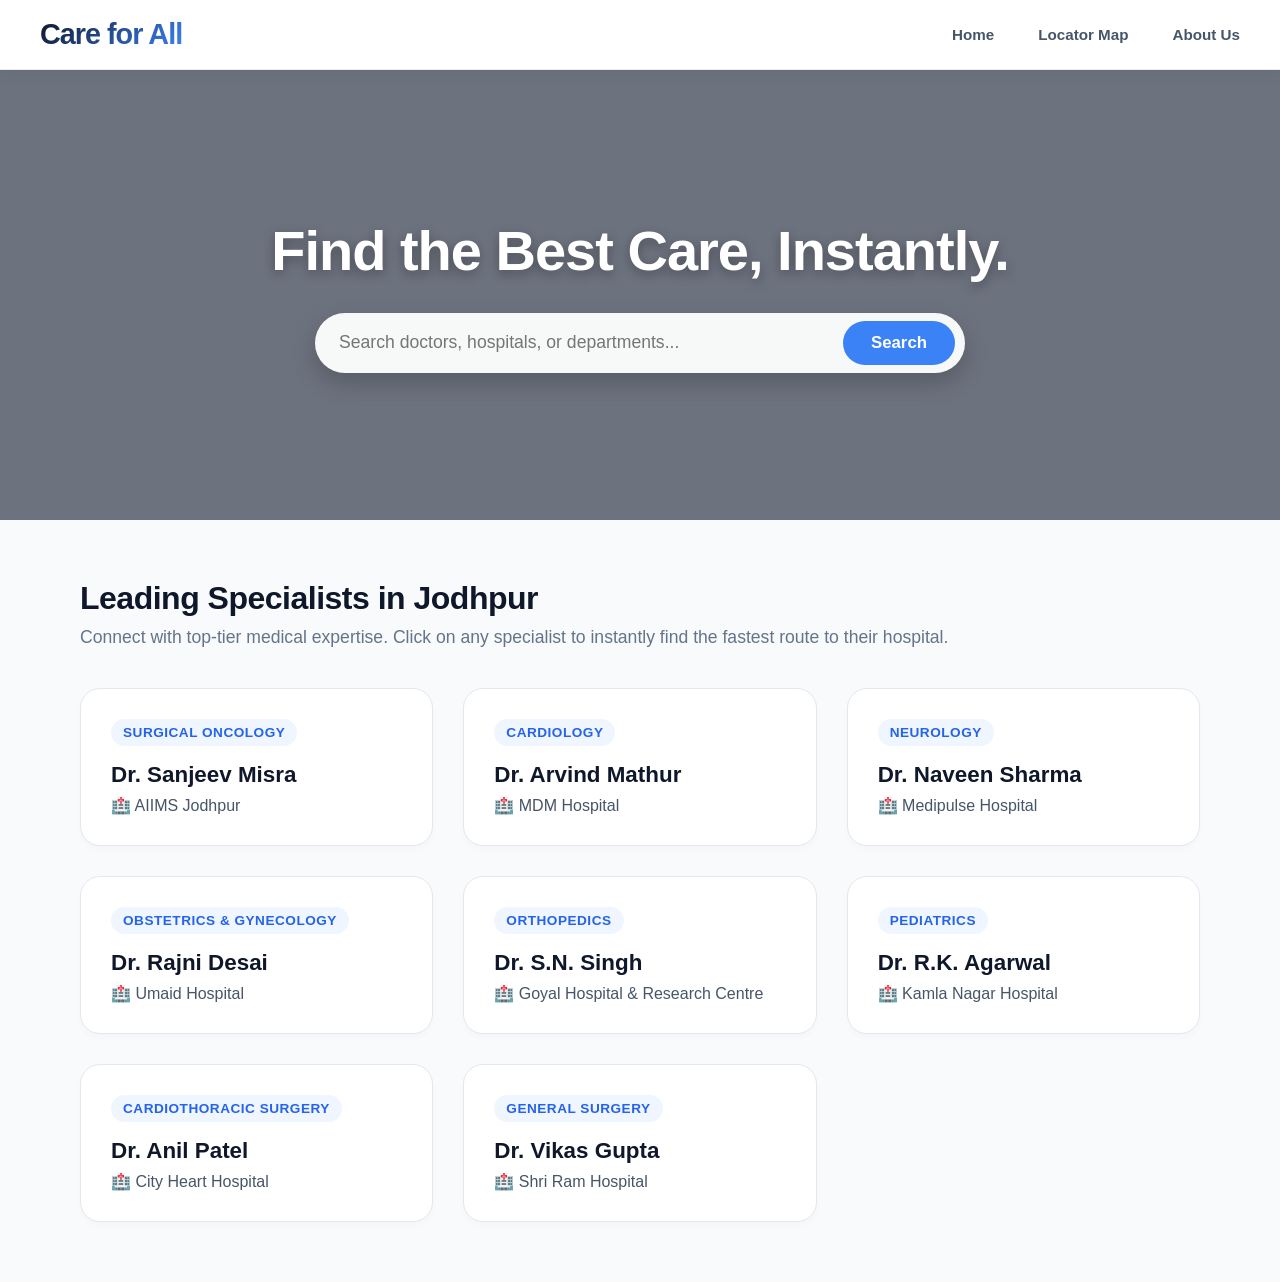
<file: webapp/index.html>
<!DOCTYPE html>
<html lang="en">
<head>
    <meta charset="UTF-8">
    <meta name="viewport" content="width=device-width, initial-scale=1.0">
    <title>Care for All - Home</title>
    <link rel="stylesheet" href="css/styles.css">
</head>
<body>
   <!-- 1. The Clean, Separated Navbar -->
    <nav class="navbar">
        <a href="index.html" class="nav-brand" style="text-decoration: none;"><h2>Care for All</h2></a>
        
        <div class="nav-links">
            <a href="index.html">Home</a>
            <a href="hospitals.html">Locator Map</a>
            <a href="#">About Us</a>
        </div>
    </nav>

    <!-- 2. The Hero Section (Background Image + Search) -->
    <section class="hero-section">
        <h1 class="hero-title">Find the Best Care, Instantly.</h1>
        
        <div class="hero-search-container">
            <input type="text" placeholder="Search doctors, hospitals, or departments..." class="search-bar">
            <button class="search-btn">Search</button>
        </div>
    </section>

    <!-- 3. Leading Specialists (Keep your existing doctor grid here!) -->
    <section class="doctors-section">
        <!-- Your <h2 class="section-title">... and <div class="doctor-grid"> stays exactly the same -->
        <h2 class="section-title">Leading Specialists in Jodhpur</h2>
        <p class="section-subtitle">Connect with top-tier medical expertise. Click on any specialist to instantly find the fastest route to their hospital.</p>
        
        <div class="doctor-grid">
            
            <a href="hospitals.html?target=AIIMS Jodhpur" class="card-link">
                <div class="doctor-card">
                    <span class="doc-dept">Surgical Oncology</span>
                    <h3>Dr. Sanjeev Misra</h3>
                    <p class="doc-hospital">🏥 AIIMS Jodhpur</p>
                </div>
            </a>

            <a href="hospitals.html?target=MDM Hospital" class="card-link">
                <div class="doctor-card">
                    <span class="doc-dept">Cardiology</span>
                    <h3>Dr. Arvind Mathur</h3>
                    <p class="doc-hospital">🏥 MDM Hospital</p>
                </div>
            </a>

            <a href="hospitals.html?target=Medipulse Hospital" class="card-link">
                <div class="doctor-card">
                    <span class="doc-dept">Neurology</span>
                    <h3>Dr. Naveen Sharma</h3>
                    <p class="doc-hospital">🏥 Medipulse Hospital</p>
                </div>
            </a>

            <a href="hospitals.html?target=Umaid Hospital" class="card-link">
                <div class="doctor-card">
                    <span class="doc-dept">Obstetrics & Gynecology</span>
                    <h3>Dr. Rajni Desai</h3>
                    <p class="doc-hospital">🏥 Umaid Hospital</p>
                </div>
            </a>

            <a href="hospitals.html?target=Goyal Hospital & Research Centre" class="card-link">
                <div class="doctor-card">
                    <span class="doc-dept">Orthopedics</span>
                    <h3>Dr. S.N. Singh</h3>
                    <p class="doc-hospital">🏥 Goyal Hospital & Research Centre</p>
                </div>
            </a>

            <a href="hospitals.html?target=Kamla Nagar Hospital" class="card-link">
                <div class="doctor-card">
                    <span class="doc-dept">Pediatrics</span>
                    <h3>Dr. R.K. Agarwal</h3>
                    <p class="doc-hospital">🏥 Kamla Nagar Hospital</p>
                </div>
            </a>
            
            <a href="hospitals.html?target=City Heart Hospital" class="card-link">
                <div class="doctor-card">
                    <span class="doc-dept">Cardiothoracic Surgery</span>
                    <h3>Dr. Anil Patel</h3>
                    <p class="doc-hospital">🏥 City Heart Hospital</p>
                </div>
            </a>

            <a href="hospitals.html?target=Shri Ram Hospital" class="card-link">
                <div class="doctor-card">
                    <span class="doc-dept">General Surgery</span>
                    <h3>Dr. Vikas Gupta</h3>
                    <p class="doc-hospital">🏥 Shri Ram Hospital</p>
                </div>
            </a>

        </div>
    </section>
</body>
</html>
</file>
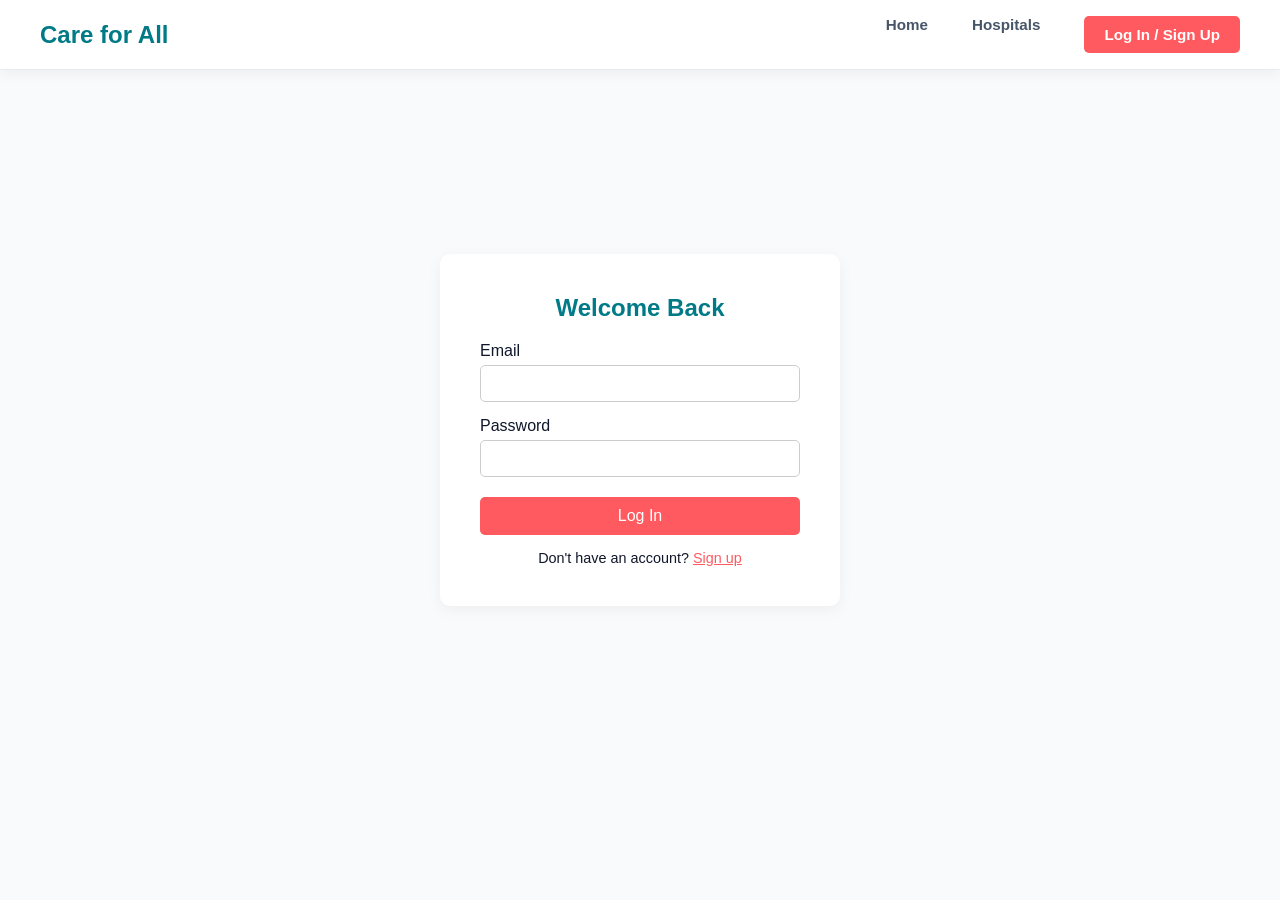
<file: webapp/login.html>
<!DOCTYPE html>
<html lang="en">
<head>
    <meta charset="UTF-8">
    <meta name="viewport" content="width=device-width, initial-scale=1.0">
    <title>Log In - Care for All</title>
    <link rel="stylesheet" href="css/styles.css"> 
</head>
<body>
    <nav class="navbar">
        <a href="index.html" class="logo">Care for All</a>
        <div class="nav-links">
            <a href="index.html">Home</a>
            <a href="hospitals.html">Hospitals</a>
            <a href="login.html" class="btn-primary">Log In / Sign Up</a>
        </div>
    </nav>

    <main class="login-container" style="display: flex; justify-content: center; align-items: center; height: 80vh;">
        <div class="card" style="width: 100%; max-width: 400px;">
            <h2 style="color: var(--primary); margin-bottom: 20px; text-align: center;">Welcome Back</h2>
            
            <form id="loginForm" action="api/users" method="POST">
                <div style="margin-bottom: 15px;">
                    <label for="email" style="display: block; margin-bottom: 5px;">Email</label>
                    <input type="email" id="email" name="email" required style="width: 100%; padding: 10px; border: 1px solid #ccc; border-radius: 5px;">
                </div>
                
                <div style="margin-bottom: 20px;">
                    <label for="password" style="display: block; margin-bottom: 5px;">Password</label>
                    <input type="password" id="password" name="password" required style="width: 100%; padding: 10px; border: 1px solid #ccc; border-radius: 5px;">
                </div>
                
                <button type="submit" class="btn-primary" style="width: 100%; border: none; font-size: 1rem; cursor: pointer;">Log In</button>
            </form>
            <p style="text-align: center; margin-top: 15px; font-size: 0.9rem;">Don't have an account? <a href="#" style="color: var(--accent);">Sign up</a></p>
        </div>
    </main>

    <script src="js/main.js"></script>
</body>
</html>
</file>
<file: webapp/css/styles.css>
/* --- 1. Global Reset & Variables --- */
:root {
    --primary: #007A87;
    --accent: #FF5A5F;
    --bg-color: #f4f7f6;
    --text-color: #333;
}

* {
    margin: 0;
    padding: 0;
    box-sizing: border-box;
    font-family: 'Segoe UI', Tahoma, Geneva, Verdana, sans-serif;
}

body {
    background-color: var(--bg-color);
    color: var(--text-color);
}

/* --- 2. Navbar --- */
.navbar {
    display: flex;
    justify-content: space-between;
    align-items: center;
    padding: 15px 40px;
    background-color: white;
    box-shadow: 0 2px 10px rgba(0,0,0,0.1);
    height: 70px;
}

.logo {
    font-size: 1.5rem;
    font-weight: bold;
    color: var(--primary);
    text-decoration: none;
}

.nav-links a {
    margin-left: 20px;
    text-decoration: none;
    color: var(--text-color);
    font-weight: 500;
    transition: color 0.3s;
}

.nav-links a:hover, .nav-links a.active {
    color: var(--primary);
}

.btn-primary {
    background-color: var(--accent);
    color: white !important;
    padding: 10px 20px;
    border-radius: 5px;
    border: none;
    cursor: pointer;
    transition: background 0.3s;
}

.btn-primary:hover {
    background-color: #E0484D;
}

/* --- 3. Homepage (Hero Section) --- */
.hero-section {
    position: relative;
    height: calc(100vh - 70px);
    display: flex;
    justify-content: center;
    align-items: center;
    text-align: center;
    padding: 20px;
    background: linear-gradient(rgba(247, 250, 252, 0.88), rgba(224, 240, 242, 0.92)), 
                url('https://www.shutterstock.com/image-photo/empty-hospital-reception-hall-during-260nw-2440604961.jpg');
    background-size: cover;
    background-position: center;
    background-repeat: no-repeat;
}

.hero-content h1 {
    font-size: 3.5rem;
    color: var(--primary);
    margin-bottom: 15px;
    letter-spacing: -1px;
}

.hero-content p {
    font-size: 1.2rem;
    color: #666;
    margin-bottom: 40px;
}

.search-container {
    display: flex;
    max-width: 600px;
    margin: 0 auto 20px auto;
    background: white;
    border-radius: 50px;
    padding: 8px;
    box-shadow: 0 10px 25px rgba(0,122,135,0.15);
    transition: transform 0.3s ease, box-shadow 0.3s ease;
}

.search-container:hover {
    transform: translateY(-2px);
    box-shadow: 0 15px 30px rgba(0,122,135,0.2);
}

.search-input {
    flex: 1;
    border: none;
    padding: 15px 25px;
    font-size: 1rem;
    border-radius: 50px;
    outline: none;
}

.btn-search {
    background: var(--accent);
    color: white;
    border: none;
    padding: 15px 35px;
    border-radius: 50px;
    font-size: 1rem;
    font-weight: bold;
    cursor: pointer;
    transition: background 0.3s;
}

.btn-search:hover {
    background: #E0484D;
}

.btn-emergency {
    background: #ff4757;
    color: white;
    border: none;
    padding: 15px 25px;
    border-radius: 50px;
    font-size: 1rem;
    font-weight: bold;
    cursor: pointer;
    margin-left: 10px;
    transition: all 0.3s ease;
    animation: pulse 2s infinite;
}

.btn-emergency:hover {
    background: #ff6b81;
    transform: scale(1.05);
}

@keyframes pulse {
    0% { box-shadow: 0 0 0 0 rgba(255, 71, 87, 0.7); }
    70% { box-shadow: 0 0 0 10px rgba(255, 71, 87, 0); }
    100% { box-shadow: 0 0 0 0 rgba(255, 71, 87, 0); }
}

.quick-tags {
    font-size: 0.95rem;
    color: #555;
    margin-top: 15px;
}

.quick-tags .tag {
    background: rgba(255, 255, 255, 0.6);
    border: 1px solid var(--primary);
    color: var(--primary);
    padding: 6px 16px;
    border-radius: 20px;
    margin: 0 6px;
    cursor: pointer;
    transition: all 0.3s ease;
    display: inline-block;
    font-weight: 500;
}

.quick-tags .tag:hover {
    background: var(--primary);
    color: white;
    transform: translateY(-2px);
    box-shadow: 0 4px 8px rgba(0, 122, 135, 0.2);
}

/* --- Floating Stats Bar --- */
.hero-stats {
    position: absolute;
    bottom: 40px;
    display: flex;
    align-items: center;
    justify-content: center;
    gap: 30px;
    background: rgba(255, 255, 255, 0.85);
    backdrop-filter: blur(10px);
    padding: 20px 40px;
    border-radius: 20px;
    box-shadow: 0 10px 30px rgba(0,0,0,0.1);
    width: 80%;
    max-width: 700px;
}

.stat-box {
    text-align: center;
    flex: 1;
}

.stat-box h3 {
    color: var(--primary);
    font-size: 2rem;
    margin-bottom: 5px;
}

.stat-box p {
    color: #555;
    font-size: 0.9rem;
    font-weight: 500;
    margin: 0;
}

.divider {
    height: 40px;
    width: 2px;
    background: rgba(0, 122, 135, 0.2);
}

/* --- Animations --- */
.fade-in {
    opacity: 0;
    transform: translateY(20px);
    animation: fadeInUp 0.8s ease forwards;
}

.delay-1 { animation-delay: 0.2s; }
.delay-2 { animation-delay: 0.4s; }

@keyframes fadeInUp {
    to { opacity: 1; transform: translateY(0); }
}

/* --- 4. Hospitals Map Layout --- */
.map-layout {
    display: flex;
    height: calc(100vh - 70px);
    background: #f4f7f6;
}

.hospital-list-container {
    width: 35%;
    min-width: 320px;
    background: white;
    padding: 25px;
    overflow-y: auto;
    box-shadow: 2px 0 15px rgba(0,0,0,0.05);
    z-index: 10;
}

.hospital-list-container h2 {
    color: var(--primary);
    margin-bottom: 20px;
    border-bottom: 2px solid #eee;
    padding-bottom: 15px;
    font-size: 1.5rem;
}

.hospital-card {
    background: white;
    border: 1px solid #eee;
    padding: 20px;
    border-radius: 12px;
    margin-bottom: 15px;
    box-shadow: 0 4px 6px rgba(0,0,0,0.02);
    transition: transform 0.2s, border-color 0.2s;
    cursor: pointer;
}

.hospital-card:hover {
    transform: translateY(-3px);
    border-color: var(--primary);
    box-shadow: 0 8px 15px rgba(0,122,135,0.1);
}

.hospital-card h3 {
    margin: 0 0 8px 0;
    color: #2c3e50;
    font-size: 1.2rem;
}

.hospital-card p {
    margin: 5px 0;
    font-size: 0.95rem;
    color: #666;
}

.hospital-card .rating {
    color: #f39c12;
    font-weight: bold;
    display: inline-block;
    background: #fff8e1;
    padding: 3px 8px;
    border-radius: 20px;
    margin-top: 8px;
}

.map-container {
    flex: 1;
    height: 100%;
    z-index: 1;
}

/* --- 5. Login Layout --- */
.login-container {
    display: flex;
    justify-content: center;
    align-items: center;
    height: 80vh;
}

.card {
    background: white;
    padding: 40px;
    border-radius: 10px;
    box-shadow: 0 4px 15px rgba(0,0,0,0.05);
    width: 100%;
    max-width: 400px;
}
/* --- 1. Premium Typography & Base --- */
@import url('https://fonts.googleapis.com/css2?family=Plus+Jakarta+Sans:wght@400;500;600;700;800&display=swap');

body {
    margin: 0;
    padding: 0;
    font-family: 'Plus Jakarta Sans', sans-serif;
    background-color: #f8fafc; /* Soft, clean background */
    color: #0f172a;
}

/* --- 2. The Animated "Care for All" Logo --- */
.nav-brand {
    text-decoration: none;
    display: inline-block;
    transition: transform 0.3s cubic-bezier(0.175, 0.885, 0.32, 1.275);
}

.nav-brand h1 {
    font-size: 2.5rem;
    font-weight: 800;
    margin: 20px 40px;
    background: linear-gradient(135deg, #0f172a, #3b82f6);
    background-clip: text;
    -webkit-background-clip: text;
    -webkit-text-fill-color: transparent;
    letter-spacing: -1px;
}

.nav-brand:hover {
    transform: scale(1.05); /* Gentle bounce effect */
}

/* --- 3. The Doctors Section Layout --- */
.doctors-section {
    max-width: 1200px;
    margin: 60px auto;
    padding: 0 40px;
}

.section-title {
    font-size: 2rem;
    font-weight: 800;
    color: #0f172a;
    margin-bottom: 10px;
    letter-spacing: -0.5px;
}

.section-subtitle {
    font-size: 1.1rem;
    color: #64748b;
    margin-bottom: 40px;
}

/* CSS Grid for perfectly aligned responsive cards */
.doctor-grid {
    display: grid;
    grid-template-columns: repeat(auto-fit, minmax(320px, 1fr));
    gap: 30px;
}

/* --- 4. Premium Doctor Cards --- */
.doctor-card {
    background: #ffffff;
    border-radius: 20px;
    padding: 30px;
    box-shadow: 0 4px 6px rgba(0, 0, 0, 0.02);
    border: 1px solid #e2e8f0;
    position: relative;
    overflow: hidden;
    transition: all 0.3s ease;
}

.doctor-card:hover {
    transform: translateY(-8px);
    box-shadow: 0 20px 40px rgba(59, 130, 246, 0.12);
    border-color: #93c5fd;
}

/* Blue Accent bar on top of the card */
.doctor-card::before {
    content: '';
    position: absolute;
    top: 0;
    left: 0;
    right: 0;
    height: 6px;
    background: linear-gradient(90deg, #3b82f6, #1e40af);
    opacity: 0;
    transition: opacity 0.3s ease;
}
.doctor-card:hover::before { opacity: 1; }

.doc-dept {
    display: inline-block;
    background: #eff6ff;
    color: #2563eb;
    font-size: 0.85rem;
    font-weight: 700;
    padding: 6px 12px;
    border-radius: 50px;
    margin-bottom: 16px;
    text-transform: uppercase;
    letter-spacing: 0.5px;
}

.doctor-card h3 {
    font-size: 1.4rem;
    margin: 0 0 8px 0;
    color: #0f172a;
}

.doc-hospital {
    color: #475569;
    font-size: 1rem;
    font-weight: 500;
    display: flex;
    align-items: center;
    gap: 8px;
}
/* --- 5. Premium Navigation & Search Bar --- */
.navbar {
    display: flex;
    justify-content: space-between;
    align-items: center;
    padding: 16px 40px;
    background: rgba(255, 255, 255, 0.9);
    backdrop-filter: blur(12px);
    -webkit-backdrop-filter: blur(12px);
    position: sticky;
    top: 0;
    z-index: 1000;
    box-shadow: 0 4px 12px rgba(0, 0, 0, 0.05);
    border-bottom: 1px solid rgba(226, 232, 240, 0.8);
}

.nav-brand h2 {
    font-size: 1.8rem;
    font-weight: 800;
    margin: 0;
    background: linear-gradient(135deg, #0f172a, #3b82f6);
    background-clip: text;
    -webkit-background-clip: text;
    -webkit-text-fill-color: transparent;
    letter-spacing: -1px;
}

/* The Search Bar */
.search-container {
    display: flex;
    align-items: center;
    background: #f1f5f9;
    border-radius: 50px;
    padding: 6px 8px 6px 20px;
    width: 400px;
    border: 1px solid #e2e8f0;
    transition: all 0.3s ease;
}

.search-container:focus-within {
    background: #ffffff;
    border-color: #3b82f6;
    box-shadow: 0 0 0 4px rgba(59, 130, 246, 0.1);
}

.search-bar {
    border: none;
    background: transparent;
    outline: none;
    width: 100%;
    font-size: 0.95rem;
    color: #334155;
    font-family: inherit;
}

.search-btn {
    background: #3b82f6;
    color: white;
    border: none;
    border-radius: 50px;
    padding: 8px 16px;
    cursor: pointer;
    font-weight: 600;
    transition: background 0.2s;
}
.search-btn:hover { background: #2563eb; }

/* Navigation Links */
.nav-links {
    display: flex;
    gap: 24px;
}

.nav-links a {
    text-decoration: none;
    color: #475569;
    font-weight: 600;
    font-size: 0.95rem;
    transition: color 0.2s;
}
.nav-links a:hover { color: #2563eb; }

/* Removes default link styling from the doctor cards */
.card-link {
    text-decoration: none;
    color: inherit;
    display: block; /* Ensures the link wraps the entire card */
}
/* --- The Hero Section (Background Image) --- */
.hero-section {
    /* IMPORTANT: Change 'images/bg.jpg' to the exact name of your background image file! */
    background-image: linear-gradient(rgba(15, 23, 42, 0.6), rgba(15, 23, 42, 0.6)), url('https://www.shutterstock.com/image-photo/empty-hospital-reception-hall-during-260nw-2440604961.jpg'); 
    background-size: cover;
    background-position: center;
    background-repeat: no-repeat;
    height: 50vh; /* Takes up half the screen vertically */
    min-height: 400px;
    display: flex;
    flex-direction: column;
    align-items: center;
    justify-content: center;
    text-align: center;
    padding: 0 20px;
}

.hero-title {
    color: #ffffff;
    font-size: 3.5rem;
    font-weight: 800;
    margin-bottom: 30px;
    letter-spacing: -1px;
    text-shadow: 0 4px 12px rgba(0,0,0,0.3);
}

/* --- Larger Separated Search Bar --- */
.hero-search-container {
    display: flex;
    align-items: center;
    background: rgba(255, 255, 255, 0.95);
    border-radius: 50px;
    padding: 8px 10px 8px 24px;
    width: 100%;
    max-width: 650px;
    box-shadow: 0 10px 25px rgba(0, 0, 0, 0.2);
    transition: all 0.3s ease;
}

.hero-search-container:focus-within {
    background: #ffffff;
    box-shadow: 0 0 0 4px rgba(59, 130, 246, 0.3);
}

.hero-search-container .search-bar {
    font-size: 1.1rem;
}

.hero-search-container .search-btn {
    padding: 12px 28px;
    font-size: 1.05rem;
}
</file>
